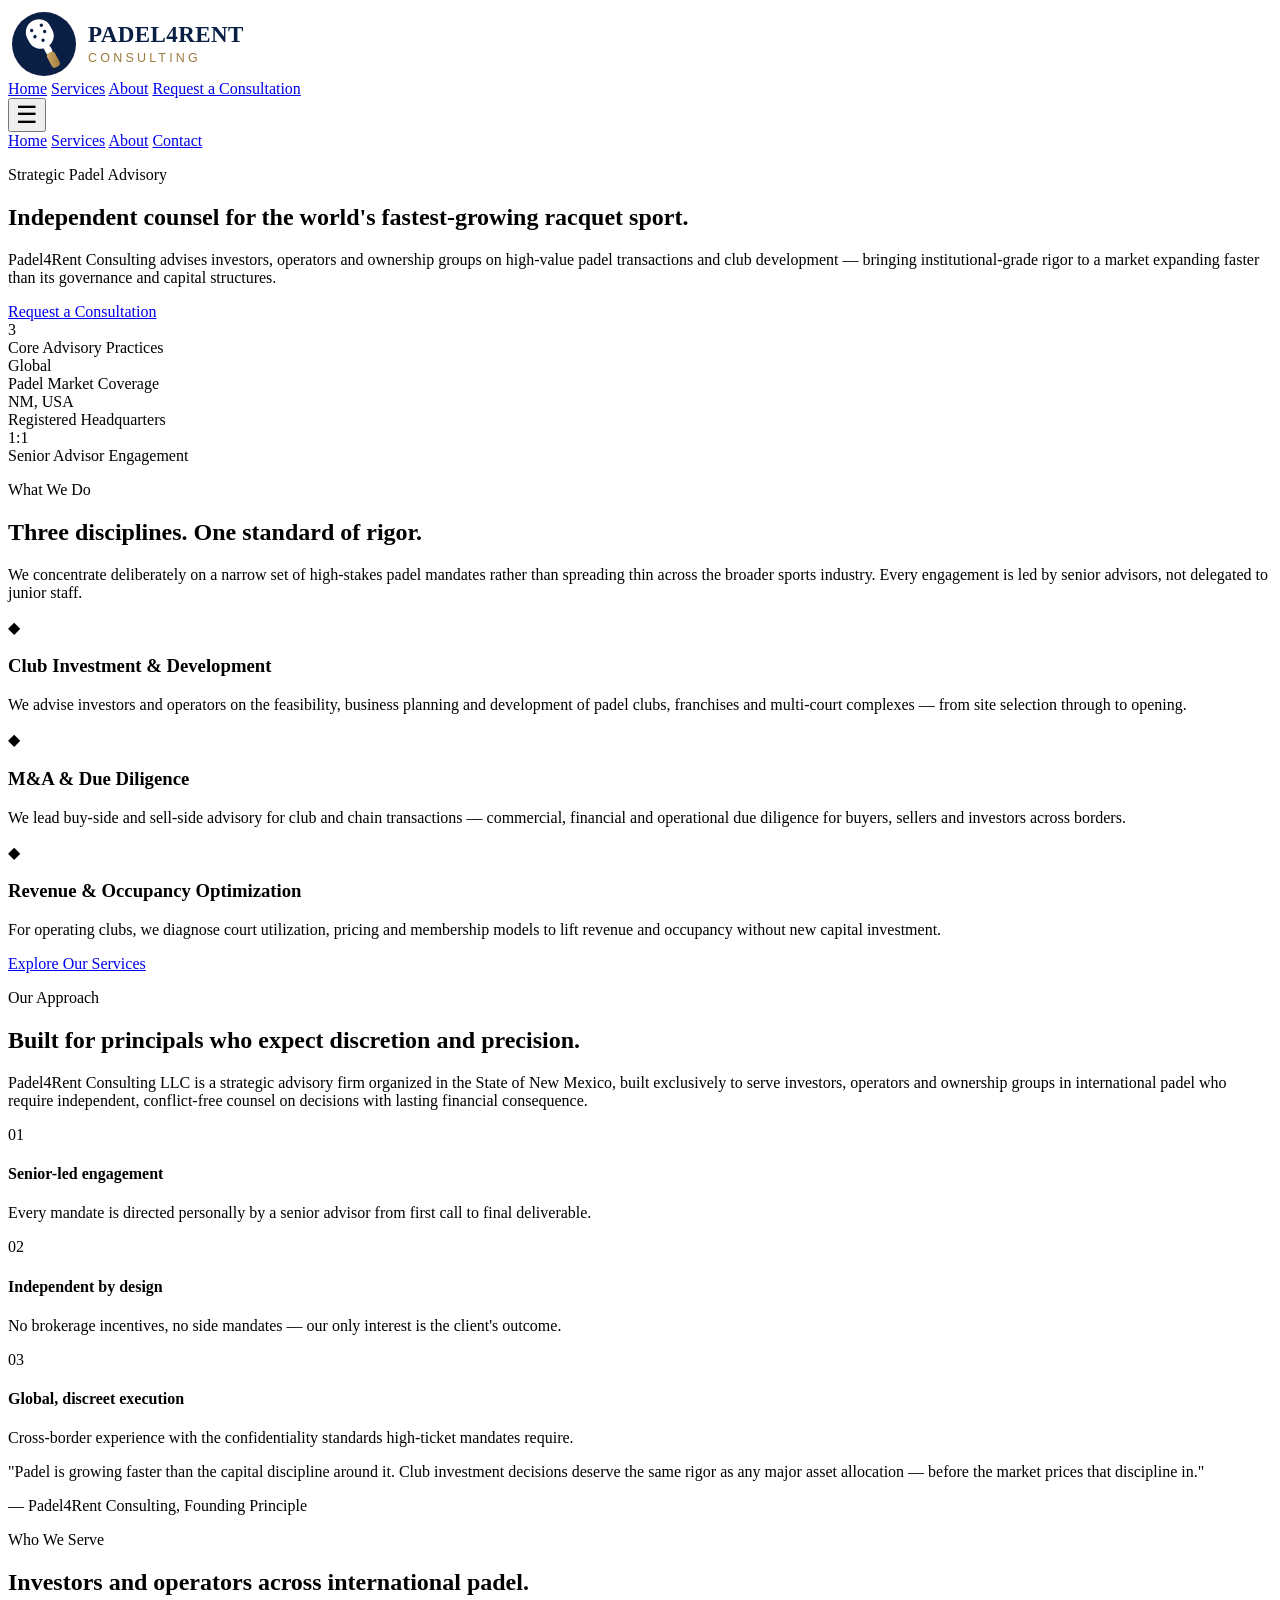
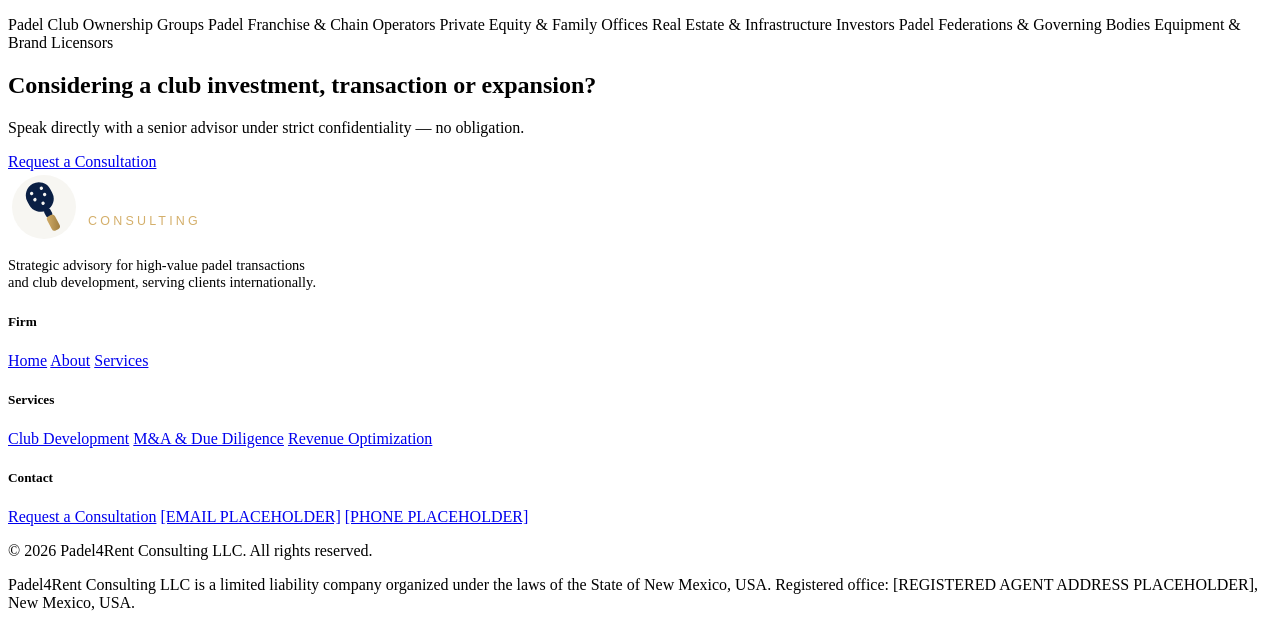
<file: index.html>
<!-- ============================================================
     PADEL4RENT CONSULTING — HOME
     Odoo Website Builder compatible fragment (no <html>/<head>/<body>)
     Requires: Bootstrap 5 (built into Odoo), assets/css/lp-style.css,
     assets/js/lp-script.js, assets/img/logo-padel4rent.svg
     ============================================================ -->
<div class="lp-root">

  <!-- ===================== HEADER ===================== -->
  <header class="lp-header">
    <div class="container d-flex align-items-center justify-content-between">
      <a href="index.html" class="d-flex align-items-center text-decoration-none">
        <img src="assets/img/logo-padel4rent.svg" alt="Padel4Rent Consulting" class="lp-logo-img">
      </a>
      <nav class="lp-nav d-none d-lg-flex align-items-center">
        <a href="index.html">Home</a>
        <a href="pages/services.html">Services</a>
        <a href="index.html#lp-about">About</a>
        <a href="pages/contact.html" class="lp-btn-primary rounded-1">Request a Consultation</a>
      </nav>
      <button class="lp-nav-toggle btn d-lg-none" type="button" aria-label="Toggle navigation">
        <span style="font-size:1.5rem;">&#9776;</span>
      </button>
    </div>
    <nav class="lp-nav-collapse d-lg-none container flex-column">
      <a href="index.html" class="d-block py-2">Home</a>
      <a href="pages/services.html" class="d-block py-2">Services</a>
      <a href="index.html#lp-about" class="d-block py-2">About</a>
      <a href="pages/contact.html" class="d-block py-2">Contact</a>
    </nav>
  </header>

  <!-- ===================== HERO ===================== -->
  <section class="lp-hero">
    <div class="container position-relative">
      <div class="row">
        <div class="col-lg-8">
          <p class="lp-eyebrow lp-hero-eyebrow mb-3">Strategic Padel Advisory</p>
          <h1>Independent counsel for the world's fastest-growing racquet sport.</h1>
          <p class="lp-lead">
            Padel4Rent Consulting advises investors, operators and ownership groups on
            high-value padel transactions and club development — bringing institutional-grade
            rigor to a market expanding faster than its governance and capital structures.
          </p>
          <div class="d-flex flex-wrap gap-3">
            <a href="pages/contact.html" class="lp-btn-gold">Request a Consultation</a>
            <a href="pages/services.html" class="lp-btn-outline" style="border-color:rgba(255,255,255,0.4); color:#fff !important;">Our Services</a>
          </div>
        </div>
      </div>
    </div>
  </section>

  <!-- ===================== STATS / POSITIONING STRIP ===================== -->
  <section class="lp-stats">
    <div class="container">
      <div class="row text-center g-4">
        <div class="col-6 col-md-3">
          <div class="lp-stat-num">3</div>
          <div class="lp-stat-label">Core Advisory Practices</div>
        </div>
        <div class="col-6 col-md-3">
          <div class="lp-stat-num">Global</div>
          <div class="lp-stat-label">Padel Market Coverage</div>
        </div>
        <div class="col-6 col-md-3">
          <div class="lp-stat-num">NM, USA</div>
          <div class="lp-stat-label">Registered Headquarters</div>
        </div>
        <div class="col-6 col-md-3">
          <div class="lp-stat-num">1:1</div>
          <div class="lp-stat-label">Senior Advisor Engagement</div>
        </div>
      </div>
    </div>
  </section>

  <!-- ===================== SERVICES OVERVIEW ===================== -->
  <section class="lp-section" id="lp-services">
    <div class="container">
      <div class="row mb-5">
        <div class="col-lg-7">
          <p class="lp-eyebrow">What We Do</p>
          <h2 class="lp-section-title">Three disciplines. One standard of rigor.</h2>
          <p class="lp-section-lead">
            We concentrate deliberately on a narrow set of high-stakes padel mandates rather than
            spreading thin across the broader sports industry. Every engagement is led by senior
            advisors, not delegated to junior staff.
          </p>
        </div>
      </div>
      <div class="row g-4">
        <div class="col-md-6 col-lg-4">
          <div class="lp-card lp-card-gold-bar">
            <div class="lp-card-icon">&#9670;</div>
            <h3>Club Investment &amp; Development</h3>
            <p>
              We advise investors and operators on the feasibility, business planning and
              development of padel clubs, franchises and multi-court complexes — from site
              selection through to opening.
            </p>
          </div>
        </div>
        <div class="col-md-6 col-lg-4">
          <div class="lp-card lp-card-gold-bar">
            <div class="lp-card-icon">&#9670;</div>
            <h3>M&amp;A &amp; Due Diligence</h3>
            <p>
              We lead buy-side and sell-side advisory for club and chain transactions — commercial,
              financial and operational due diligence for buyers, sellers and investors across
              borders.
            </p>
          </div>
        </div>
        <div class="col-md-6 col-lg-4">
          <div class="lp-card lp-card-gold-bar">
            <div class="lp-card-icon">&#9670;</div>
            <h3>Revenue &amp; Occupancy Optimization</h3>
            <p>
              For operating clubs, we diagnose court utilization, pricing and membership models to
              lift revenue and occupancy without new capital investment.
            </p>
          </div>
        </div>
      </div>
      <div class="text-center mt-5">
        <a href="pages/services.html" class="lp-btn-outline">Explore Our Services</a>
      </div>
    </div>
  </section>

  <!-- ===================== ABOUT / APPROACH ===================== -->
  <section class="lp-section lp-section-alt" id="lp-about">
    <div class="container">
      <div class="row align-items-center g-5">
        <div class="col-lg-6">
          <p class="lp-eyebrow">Our Approach</p>
          <h2 class="lp-section-title">Built for principals who expect discretion and precision.</h2>
          <p class="lp-section-lead mb-4">
            Padel4Rent Consulting LLC is a strategic advisory firm organized in the State of New Mexico,
            built exclusively to serve investors, operators and ownership groups in international padel
            who require independent, conflict-free counsel on decisions with lasting financial
            consequence.
          </p>
          <div class="lp-process-item">
            <div class="lp-process-num">01</div>
            <div>
              <h4>Senior-led engagement</h4>
              <p>Every mandate is directed personally by a senior advisor from first call to final deliverable.</p>
            </div>
          </div>
          <div class="lp-process-item">
            <div class="lp-process-num">02</div>
            <div>
              <h4>Independent by design</h4>
              <p>No brokerage incentives, no side mandates — our only interest is the client's outcome.</p>
            </div>
          </div>
          <div class="lp-process-item">
            <div class="lp-process-num">03</div>
            <div>
              <h4>Global, discreet execution</h4>
              <p>Cross-border experience with the confidentiality standards high-ticket mandates require.</p>
            </div>
          </div>
        </div>
        <div class="col-lg-6">
          <div class="lp-quote-block">
            <p>"Padel is growing faster than the capital discipline around it. Club investment decisions deserve the same rigor as any major asset allocation — before the market prices that discipline in."</p>
            <div class="lp-quote-cite">— Padel4Rent Consulting, Founding Principle</div>
          </div>
        </div>
      </div>
    </div>
  </section>

  <!-- ===================== INDUSTRIES ===================== -->
  <section class="lp-section">
    <div class="container">
      <p class="lp-eyebrow">Who We Serve</p>
      <h2 class="lp-section-title mb-4">Investors and operators across international padel.</h2>
      <div>
        <span class="lp-chip">Padel Club Ownership Groups</span>
        <span class="lp-chip">Padel Franchise &amp; Chain Operators</span>
        <span class="lp-chip">Private Equity &amp; Family Offices</span>
        <span class="lp-chip">Real Estate &amp; Infrastructure Investors</span>
        <span class="lp-chip">Padel Federations &amp; Governing Bodies</span>
        <span class="lp-chip">Equipment &amp; Brand Licensors</span>
      </div>
    </div>
  </section>

  <!-- ===================== CTA BAND ===================== -->
  <section class="lp-cta-band">
    <div class="container">
      <h2 class="mb-3">Considering a club investment, transaction or expansion?</h2>
      <p class="mb-4">Speak directly with a senior advisor under strict confidentiality — no obligation.</p>
      <a href="pages/contact.html" class="lp-btn-gold">Request a Consultation</a>
    </div>
  </section>

  <!-- ===================== FOOTER ===================== -->
  <footer class="lp-footer">
    <div class="container">
      <div class="row g-4">
        <div class="col-lg-4">
          <img src="assets/img/logo-padel4rent-light.svg" alt="Padel4Rent Consulting" class="lp-footer-logo">
          <p style="font-size:0.9rem; max-width:320px;">
            Strategic advisory for high-value padel transactions and club development, serving clients internationally.
          </p>
        </div>
        <div class="col-6 col-lg-2">
          <h5>Firm</h5>
          <a href="index.html">Home</a>
          <a href="index.html#lp-about">About</a>
          <a href="pages/services.html">Services</a>
        </div>
        <div class="col-6 col-lg-2">
          <h5>Services</h5>
          <a href="pages/services.html#lp-service-dev">Club Development</a>
          <a href="pages/services.html#lp-service-ma">M&amp;A &amp; Due Diligence</a>
          <a href="pages/services.html#lp-service-revenue">Revenue Optimization</a>
        </div>
        <div class="col-lg-4">
          <h5>Contact</h5>
          <a href="pages/contact.html">Request a Consultation</a>
          <a href="mailto:[EMAIL PLACEHOLDER]">[EMAIL PLACEHOLDER]</a>
          <a href="tel:[PHONE PLACEHOLDER]">[PHONE PLACEHOLDER]</a>
        </div>
      </div>
      <div class="lp-footer-legal">
        <p class="mb-1">&copy; <span id="lp_year"></span> Padel4Rent Consulting LLC. All rights reserved.</p>
        <p class="mb-0">Padel4Rent Consulting LLC is a limited liability company organized under the laws of the State of New Mexico, USA. Registered office: [REGISTERED AGENT ADDRESS PLACEHOLDER], New Mexico, USA.</p>
      </div>
    </div>
  </footer>
</div>

<script src="assets/js/lp-script.js"></script>
<script>
  document.getElementById("lp_year") && (document.getElementById("lp_year").textContent = new Date().getFullYear());
</script>
</file>
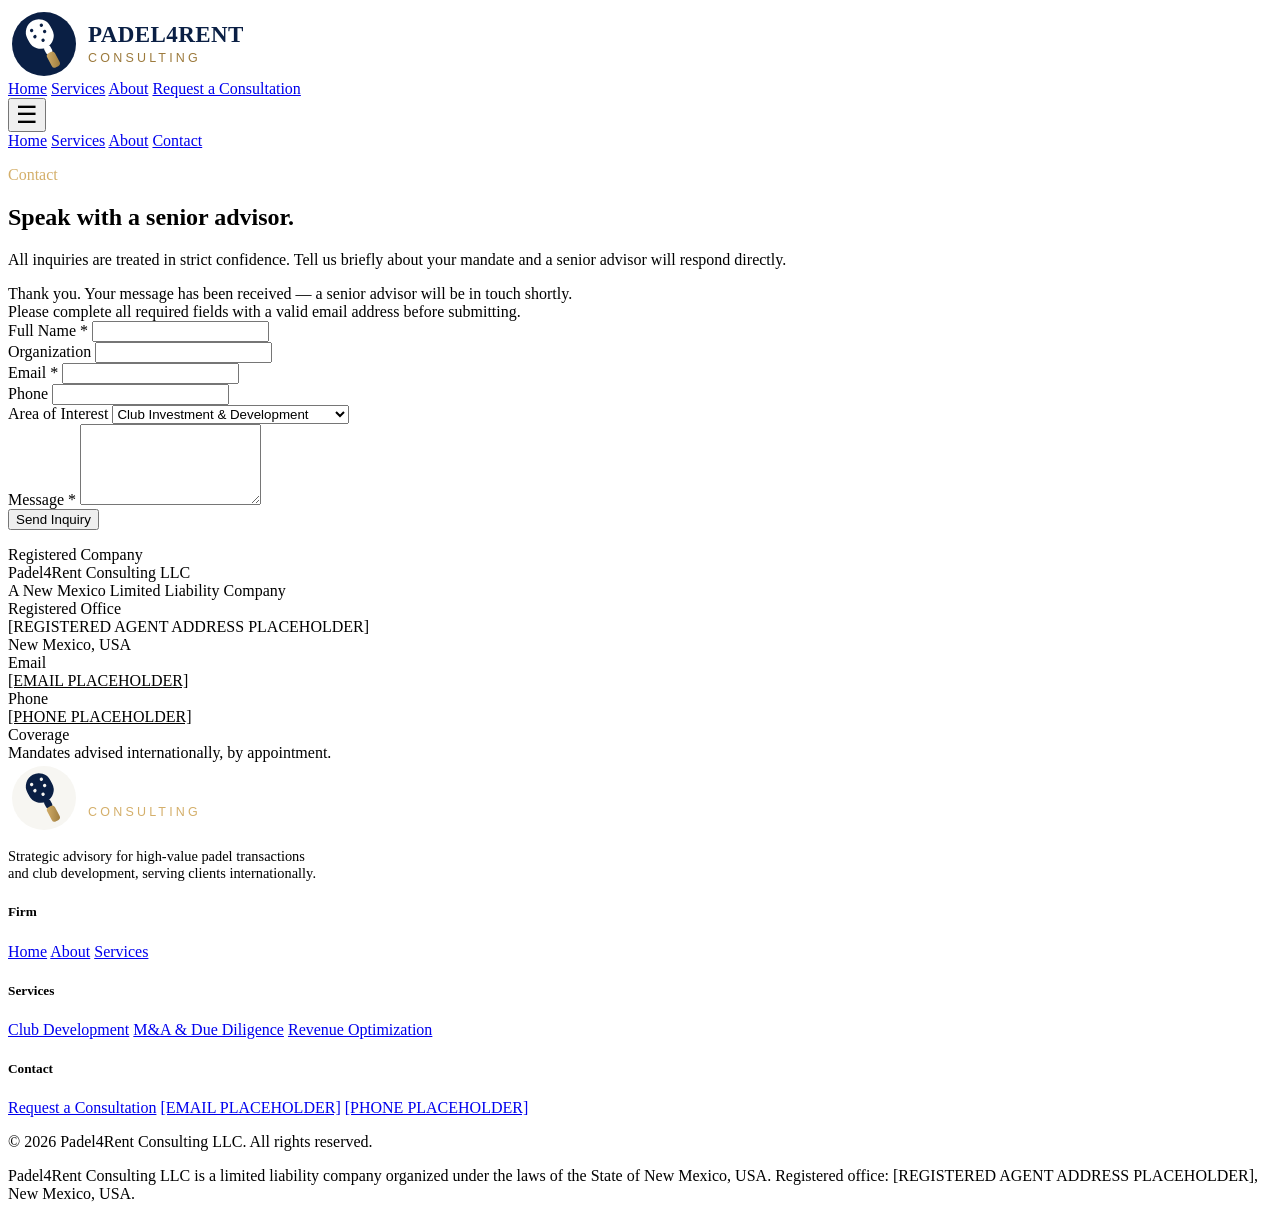
<file: pages/contact.html>
<!-- ============================================================
     PADEL4RENT CONSULTING — CONTACT
     Odoo Website Builder compatible fragment (no <html>/<head>/<body>)
     Requires: Bootstrap 5, ../assets/css/lp-style.css, ../assets/js/lp-script.js
     Note: adapt <form action="..."> to Odoo's mail form controller
     (e.g. /website/form/ + model) when embedding in Odoo Website Builder.
     ============================================================ -->
<div class="lp-root">

  <!-- ===================== HEADER ===================== -->
  <header class="lp-header">
    <div class="container d-flex align-items-center justify-content-between">
      <a href="../index.html" class="d-flex align-items-center text-decoration-none">
        <img src="../assets/img/logo-padel4rent.svg" alt="Padel4Rent Consulting" class="lp-logo-img">
      </a>
      <nav class="lp-nav d-none d-lg-flex align-items-center">
        <a href="../index.html">Home</a>
        <a href="services.html">Services</a>
        <a href="../index.html#lp-about">About</a>
        <a href="contact.html" class="lp-btn-primary rounded-1">Request a Consultation</a>
      </nav>
      <button class="lp-nav-toggle btn d-lg-none" type="button" aria-label="Toggle navigation">
        <span style="font-size:1.5rem;">&#9776;</span>
      </button>
    </div>
    <nav class="lp-nav-collapse d-lg-none container flex-column">
      <a href="../index.html" class="d-block py-2">Home</a>
      <a href="services.html" class="d-block py-2">Services</a>
      <a href="../index.html#lp-about" class="d-block py-2">About</a>
      <a href="contact.html" class="d-block py-2">Contact</a>
    </nav>
  </header>

  <!-- ===================== PAGE HERO ===================== -->
  <section class="lp-hero-page">
    <div class="container">
      <p class="lp-eyebrow" style="color:#D4AF6A;">Contact</p>
      <h1>Speak with a senior advisor.</h1>
      <p>
        All inquiries are treated in strict confidence. Tell us briefly about your mandate and a
        senior advisor will respond directly.
      </p>
    </div>
  </section>

  <!-- ===================== CONTACT FORM + DETAILS ===================== -->
  <section class="lp-section">
    <div class="container">
      <div class="row g-5">
        <div class="col-lg-7">
          <div id="lp_form_success" class="alert alert-success" role="alert">
            Thank you. Your message has been received — a senior advisor will be in touch shortly.
          </div>
          <div id="lp_form_error" class="alert alert-danger" role="alert">
            Please complete all required fields with a valid email address before submitting.
          </div>

          <!-- Odoo note: replace action with the site's /website/form/ endpoint
               and keep model_name as a data attribute per Odoo's form builder. -->
          <form id="lp_contact_form" action="#" method="post" class="row g-3" data-model_name="mail.mail">
            <div class="col-md-6">
              <label class="lp-form-label" for="lp_name">Full Name *</label>
              <input type="text" id="lp_name" name="name" class="form-control lp-form-control" required>
            </div>
            <div class="col-md-6">
              <label class="lp-form-label" for="lp_company">Organization</label>
              <input type="text" id="lp_company" name="company" class="form-control lp-form-control">
            </div>
            <div class="col-md-6">
              <label class="lp-form-label" for="lp_email">Email *</label>
              <input type="email" id="lp_email" name="email_from" class="form-control lp-form-control" required>
            </div>
            <div class="col-md-6">
              <label class="lp-form-label" for="lp_phone">Phone</label>
              <input type="tel" id="lp_phone" name="phone" class="form-control lp-form-control">
            </div>
            <div class="col-12">
              <label class="lp-form-label" for="lp_topic">Area of Interest</label>
              <select id="lp_topic" name="topic" class="form-select lp-form-control">
                <option value="dev">Club Investment &amp; Development</option>
                <option value="ma">M&amp;A &amp; Due Diligence</option>
                <option value="revenue">Revenue &amp; Occupancy Optimization</option>
                <option value="other">Other Inquiry</option>
              </select>
            </div>
            <div class="col-12">
              <label class="lp-form-label" for="lp_message">Message *</label>
              <textarea id="lp_message" name="description" rows="5" class="form-control lp-form-control" required></textarea>
            </div>
            <div class="col-12">
              <button type="submit" class="lp-btn-primary border-0">Send Inquiry</button>
            </div>
          </form>
        </div>

        <div class="col-lg-5">
          <div class="lp-contact-card">
            <div class="lp-contact-label">Registered Company</div>
            <div class="lp-contact-value">Padel4Rent Consulting LLC<br>A New Mexico Limited Liability Company</div>

            <div class="lp-contact-label">Registered Office</div>
            <div class="lp-contact-value">[REGISTERED AGENT ADDRESS PLACEHOLDER]<br>New Mexico, USA</div>

            <div class="lp-contact-label">Email</div>
            <div class="lp-contact-value"><a href="mailto:[EMAIL PLACEHOLDER]" style="color:var(--lp-navy);">[EMAIL PLACEHOLDER]</a></div>

            <div class="lp-contact-label">Phone</div>
            <div class="lp-contact-value"><a href="tel:[PHONE PLACEHOLDER]" style="color:var(--lp-navy);">[PHONE PLACEHOLDER]</a></div>

            <div class="lp-contact-label">Coverage</div>
            <div class="lp-contact-value mb-0">Mandates advised internationally, by appointment.</div>
          </div>
        </div>
      </div>
    </div>
  </section>

  <!-- ===================== FOOTER ===================== -->
  <footer class="lp-footer">
    <div class="container">
      <div class="row g-4">
        <div class="col-lg-4">
          <img src="../assets/img/logo-padel4rent-light.svg" alt="Padel4Rent Consulting" class="lp-footer-logo">
          <p style="font-size:0.9rem; max-width:320px;">
            Strategic advisory for high-value padel transactions and club development, serving clients internationally.
          </p>
        </div>
        <div class="col-6 col-lg-2">
          <h5>Firm</h5>
          <a href="../index.html">Home</a>
          <a href="../index.html#lp-about">About</a>
          <a href="services.html">Services</a>
        </div>
        <div class="col-6 col-lg-2">
          <h5>Services</h5>
          <a href="services.html#lp-service-dev">Club Development</a>
          <a href="services.html#lp-service-ma">M&amp;A &amp; Due Diligence</a>
          <a href="services.html#lp-service-revenue">Revenue Optimization</a>
        </div>
        <div class="col-lg-4">
          <h5>Contact</h5>
          <a href="contact.html">Request a Consultation</a>
          <a href="mailto:[EMAIL PLACEHOLDER]">[EMAIL PLACEHOLDER]</a>
          <a href="tel:[PHONE PLACEHOLDER]">[PHONE PLACEHOLDER]</a>
        </div>
      </div>
      <div class="lp-footer-legal">
        <p class="mb-1">&copy; <span id="lp_year"></span> Padel4Rent Consulting LLC. All rights reserved.</p>
        <p class="mb-0">Padel4Rent Consulting LLC is a limited liability company organized under the laws of the State of New Mexico, USA. Registered office: [REGISTERED AGENT ADDRESS PLACEHOLDER], New Mexico, USA.</p>
      </div>
    </div>
  </footer>
</div>

<script src="../assets/js/lp-script.js"></script>
<script>
  document.getElementById("lp_year") && (document.getElementById("lp_year").textContent = new Date().getFullYear());
</script>
</file>
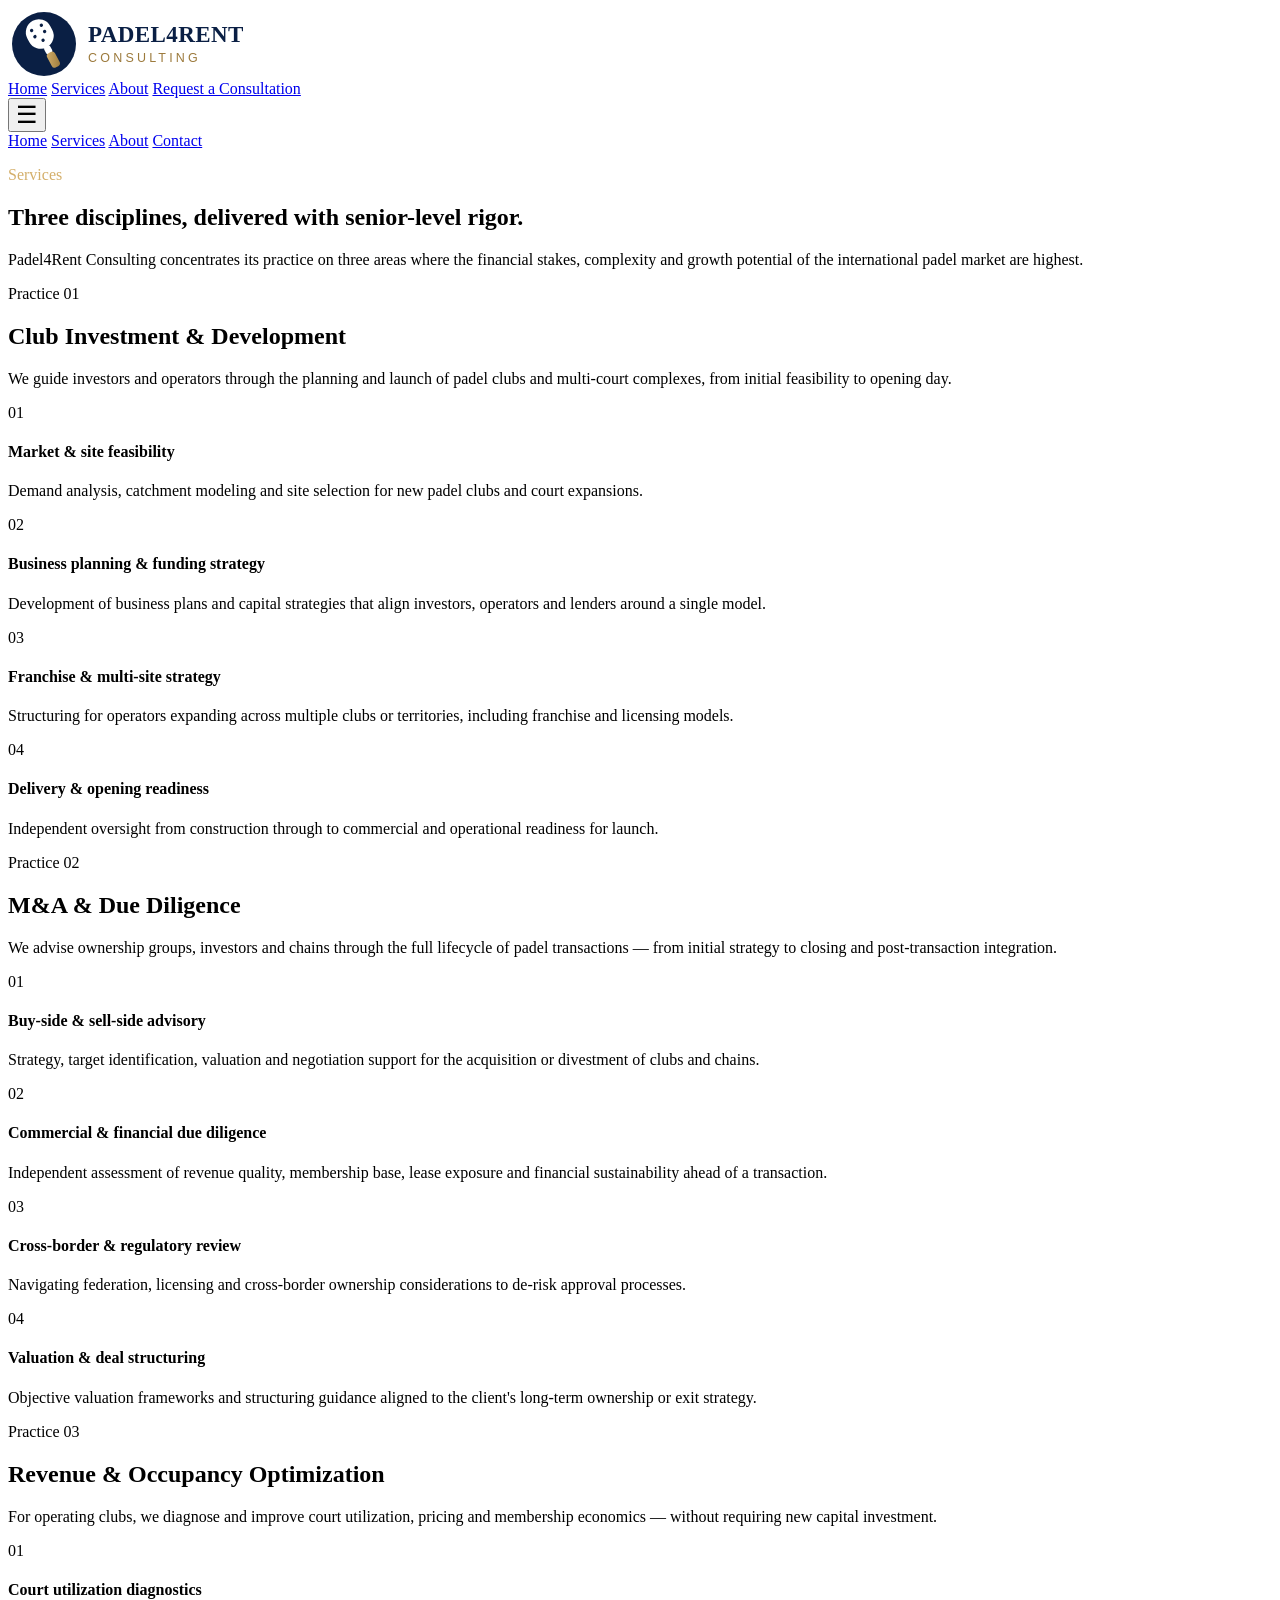
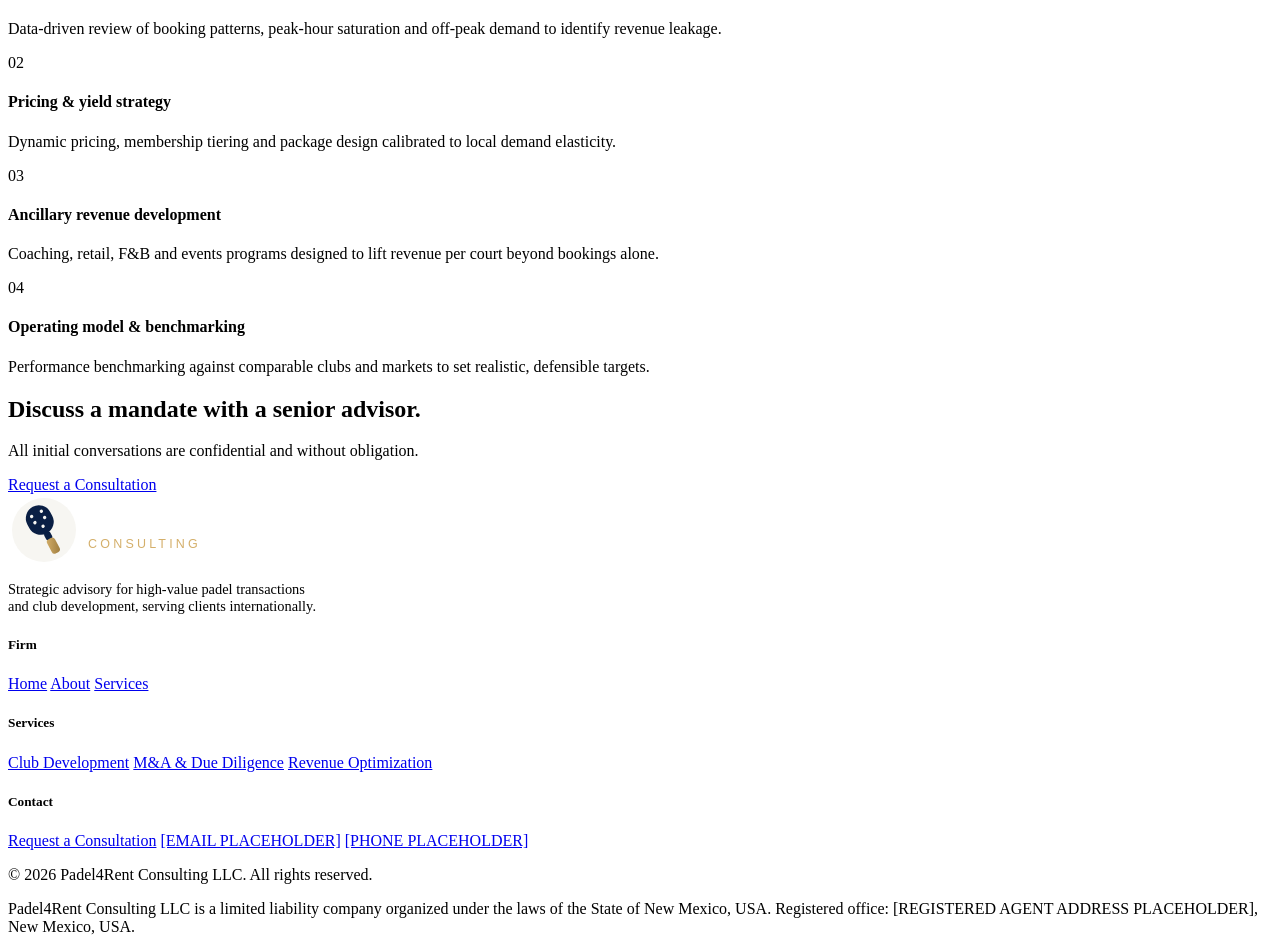
<file: pages/services.html>
<!-- ============================================================
     PADEL4RENT CONSULTING — SERVICES
     Odoo Website Builder compatible fragment (no <html>/<head>/<body>)
     Requires: Bootstrap 5, ../assets/css/lp-style.css, ../assets/js/lp-script.js
     ============================================================ -->
<div class="lp-root">

  <!-- ===================== HEADER ===================== -->
  <header class="lp-header">
    <div class="container d-flex align-items-center justify-content-between">
      <a href="../index.html" class="d-flex align-items-center text-decoration-none">
        <img src="../assets/img/logo-padel4rent.svg" alt="Padel4Rent Consulting" class="lp-logo-img">
      </a>
      <nav class="lp-nav d-none d-lg-flex align-items-center">
        <a href="../index.html">Home</a>
        <a href="services.html">Services</a>
        <a href="../index.html#lp-about">About</a>
        <a href="contact.html" class="lp-btn-primary rounded-1">Request a Consultation</a>
      </nav>
      <button class="lp-nav-toggle btn d-lg-none" type="button" aria-label="Toggle navigation">
        <span style="font-size:1.5rem;">&#9776;</span>
      </button>
    </div>
    <nav class="lp-nav-collapse d-lg-none container flex-column">
      <a href="../index.html" class="d-block py-2">Home</a>
      <a href="services.html" class="d-block py-2">Services</a>
      <a href="../index.html#lp-about" class="d-block py-2">About</a>
      <a href="contact.html" class="d-block py-2">Contact</a>
    </nav>
  </header>

  <!-- ===================== PAGE HERO ===================== -->
  <section class="lp-hero-page">
    <div class="container">
      <p class="lp-eyebrow" style="color:#D4AF6A;">Services</p>
      <h1>Three disciplines, delivered with senior-level rigor.</h1>
      <p>
        Padel4Rent Consulting concentrates its practice on three areas where the financial stakes,
        complexity and growth potential of the international padel market are highest.
      </p>
    </div>
  </section>

  <!-- ===================== SERVICE 1: CLUB INVESTMENT & DEVELOPMENT ===================== -->
  <section class="lp-section" id="lp-service-dev">
    <div class="container">
      <div class="row align-items-start g-5">
        <div class="col-lg-5">
          <p class="lp-eyebrow">Practice 01</p>
          <h2 class="lp-section-title">Club Investment &amp; Development</h2>
          <p class="lp-section-lead">
            We guide investors and operators through the planning and launch of padel clubs and
            multi-court complexes, from initial feasibility to opening day.
          </p>
        </div>
        <div class="col-lg-7">
          <div class="lp-process-item">
            <div class="lp-process-num">01</div>
            <div>
              <h4>Market &amp; site feasibility</h4>
              <p>Demand analysis, catchment modeling and site selection for new padel clubs and court expansions.</p>
            </div>
          </div>
          <div class="lp-process-item">
            <div class="lp-process-num">02</div>
            <div>
              <h4>Business planning &amp; funding strategy</h4>
              <p>Development of business plans and capital strategies that align investors, operators and lenders around a single model.</p>
            </div>
          </div>
          <div class="lp-process-item">
            <div class="lp-process-num">03</div>
            <div>
              <h4>Franchise &amp; multi-site strategy</h4>
              <p>Structuring for operators expanding across multiple clubs or territories, including franchise and licensing models.</p>
            </div>
          </div>
          <div class="lp-process-item">
            <div class="lp-process-num">04</div>
            <div>
              <h4>Delivery &amp; opening readiness</h4>
              <p>Independent oversight from construction through to commercial and operational readiness for launch.</p>
            </div>
          </div>
        </div>
      </div>
    </div>
  </section>

  <!-- ===================== SERVICE 2: M&A & DUE DILIGENCE ===================== -->
  <section class="lp-section lp-section-alt" id="lp-service-ma">
    <div class="container">
      <div class="row align-items-start g-5">
        <div class="col-lg-5">
          <p class="lp-eyebrow">Practice 02</p>
          <h2 class="lp-section-title">M&amp;A &amp; Due Diligence</h2>
          <p class="lp-section-lead">
            We advise ownership groups, investors and chains through the full lifecycle of padel
            transactions — from initial strategy to closing and post-transaction integration.
          </p>
        </div>
        <div class="col-lg-7">
          <div class="lp-process-item">
            <div class="lp-process-num">01</div>
            <div>
              <h4>Buy-side &amp; sell-side advisory</h4>
              <p>Strategy, target identification, valuation and negotiation support for the acquisition or divestment of clubs and chains.</p>
            </div>
          </div>
          <div class="lp-process-item">
            <div class="lp-process-num">02</div>
            <div>
              <h4>Commercial &amp; financial due diligence</h4>
              <p>Independent assessment of revenue quality, membership base, lease exposure and financial sustainability ahead of a transaction.</p>
            </div>
          </div>
          <div class="lp-process-item">
            <div class="lp-process-num">03</div>
            <div>
              <h4>Cross-border &amp; regulatory review</h4>
              <p>Navigating federation, licensing and cross-border ownership considerations to de-risk approval processes.</p>
            </div>
          </div>
          <div class="lp-process-item">
            <div class="lp-process-num">04</div>
            <div>
              <h4>Valuation &amp; deal structuring</h4>
              <p>Objective valuation frameworks and structuring guidance aligned to the client's long-term ownership or exit strategy.</p>
            </div>
          </div>
        </div>
      </div>
    </div>
  </section>

  <!-- ===================== SERVICE 3: REVENUE & OCCUPANCY OPTIMIZATION ===================== -->
  <section class="lp-section" id="lp-service-revenue">
    <div class="container">
      <div class="row align-items-start g-5">
        <div class="col-lg-5">
          <p class="lp-eyebrow">Practice 03</p>
          <h2 class="lp-section-title">Revenue &amp; Occupancy Optimization</h2>
          <p class="lp-section-lead">
            For operating clubs, we diagnose and improve court utilization, pricing and membership
            economics — without requiring new capital investment.
          </p>
        </div>
        <div class="col-lg-7">
          <div class="lp-process-item">
            <div class="lp-process-num">01</div>
            <div>
              <h4>Court utilization diagnostics</h4>
              <p>Data-driven review of booking patterns, peak-hour saturation and off-peak demand to identify revenue leakage.</p>
            </div>
          </div>
          <div class="lp-process-item">
            <div class="lp-process-num">02</div>
            <div>
              <h4>Pricing &amp; yield strategy</h4>
              <p>Dynamic pricing, membership tiering and package design calibrated to local demand elasticity.</p>
            </div>
          </div>
          <div class="lp-process-item">
            <div class="lp-process-num">03</div>
            <div>
              <h4>Ancillary revenue development</h4>
              <p>Coaching, retail, F&amp;B and events programs designed to lift revenue per court beyond bookings alone.</p>
            </div>
          </div>
          <div class="lp-process-item">
            <div class="lp-process-num">04</div>
            <div>
              <h4>Operating model &amp; benchmarking</h4>
              <p>Performance benchmarking against comparable clubs and markets to set realistic, defensible targets.</p>
            </div>
          </div>
        </div>
      </div>
    </div>
  </section>

  <!-- ===================== CTA BAND ===================== -->
  <section class="lp-cta-band">
    <div class="container">
      <h2 class="mb-3">Discuss a mandate with a senior advisor.</h2>
      <p class="mb-4">All initial conversations are confidential and without obligation.</p>
      <a href="contact.html" class="lp-btn-gold">Request a Consultation</a>
    </div>
  </section>

  <!-- ===================== FOOTER ===================== -->
  <footer class="lp-footer">
    <div class="container">
      <div class="row g-4">
        <div class="col-lg-4">
          <img src="../assets/img/logo-padel4rent-light.svg" alt="Padel4Rent Consulting" class="lp-footer-logo">
          <p style="font-size:0.9rem; max-width:320px;">
            Strategic advisory for high-value padel transactions and club development, serving clients internationally.
          </p>
        </div>
        <div class="col-6 col-lg-2">
          <h5>Firm</h5>
          <a href="../index.html">Home</a>
          <a href="../index.html#lp-about">About</a>
          <a href="services.html">Services</a>
        </div>
        <div class="col-6 col-lg-2">
          <h5>Services</h5>
          <a href="services.html#lp-service-dev">Club Development</a>
          <a href="services.html#lp-service-ma">M&amp;A &amp; Due Diligence</a>
          <a href="services.html#lp-service-revenue">Revenue Optimization</a>
        </div>
        <div class="col-lg-4">
          <h5>Contact</h5>
          <a href="contact.html">Request a Consultation</a>
          <a href="mailto:[EMAIL PLACEHOLDER]">[EMAIL PLACEHOLDER]</a>
          <a href="tel:[PHONE PLACEHOLDER]">[PHONE PLACEHOLDER]</a>
        </div>
      </div>
      <div class="lp-footer-legal">
        <p class="mb-1">&copy; <span id="lp_year"></span> Padel4Rent Consulting LLC. All rights reserved.</p>
        <p class="mb-0">Padel4Rent Consulting LLC is a limited liability company organized under the laws of the State of New Mexico, USA. Registered office: [REGISTERED AGENT ADDRESS PLACEHOLDER], New Mexico, USA.</p>
      </div>
    </div>
  </footer>
</div>

<script src="../assets/js/lp-script.js"></script>
<script>
  document.getElementById("lp_year") && (document.getElementById("lp_year").textContent = new Date().getFullYear());
</script>
</file>
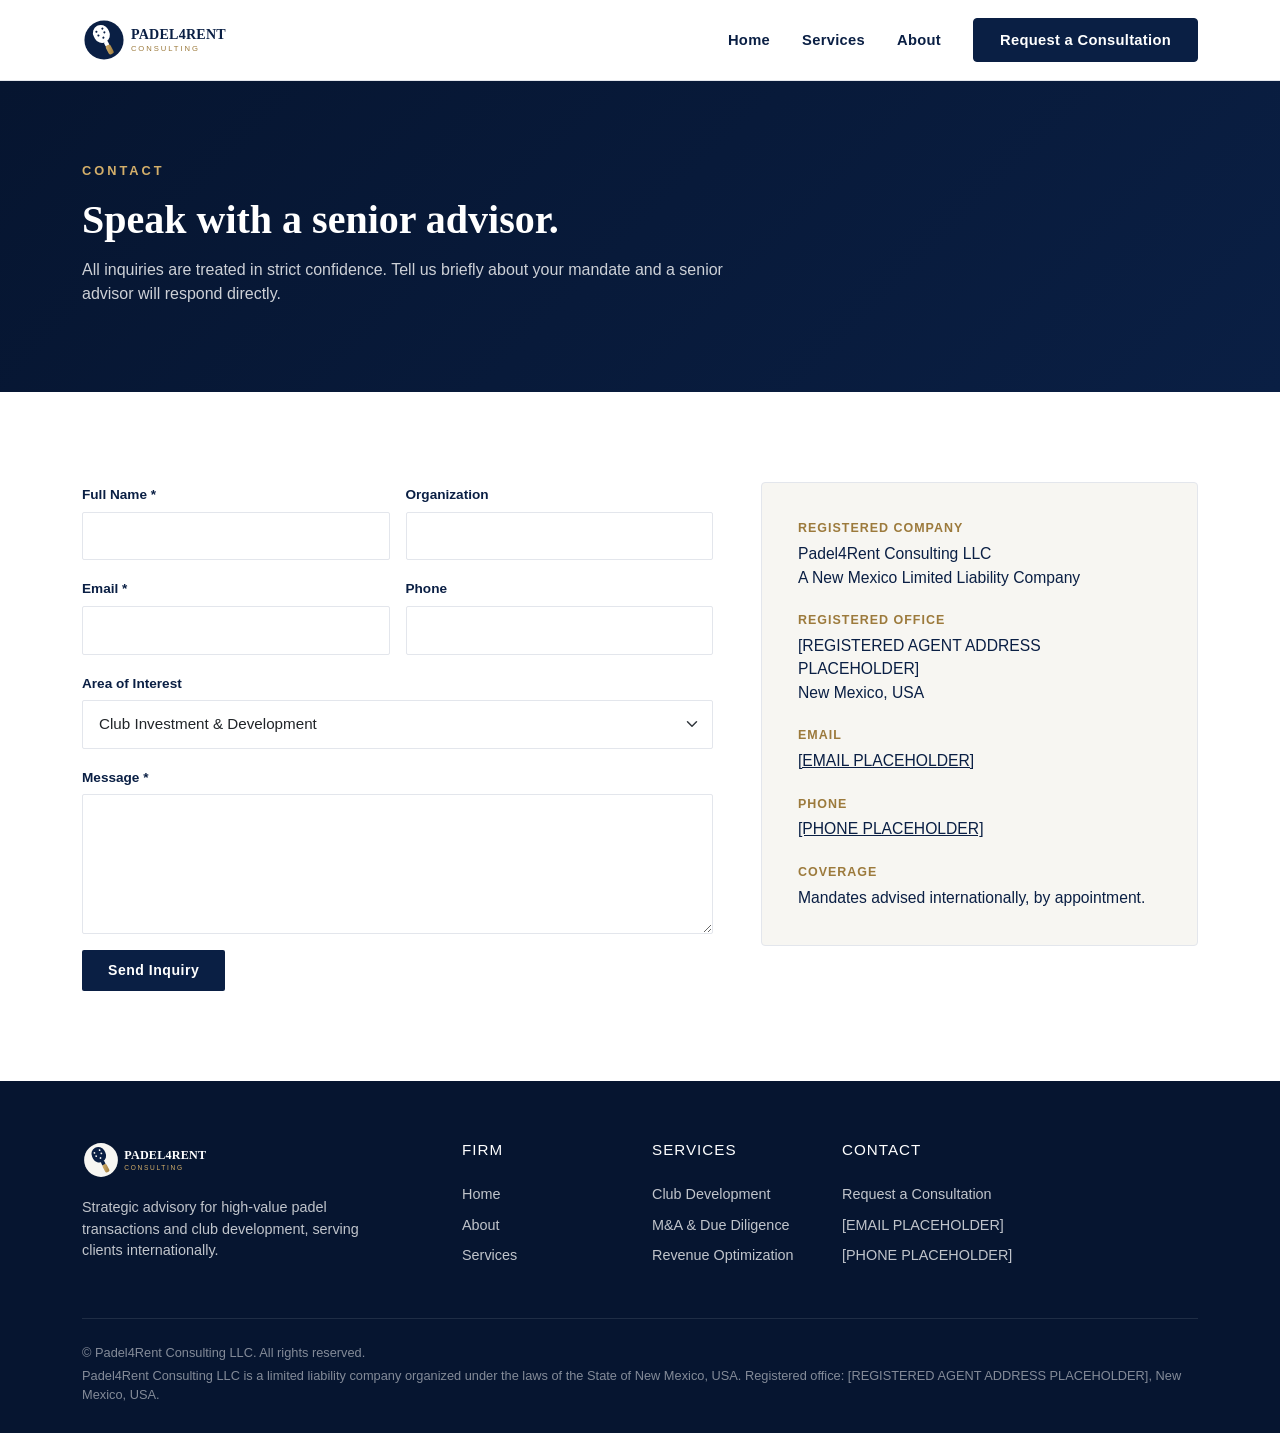
<file: preview/contact.html>
<!doctype html>
<html lang="en">
<head>
  <meta charset="utf-8">
  <meta name="viewport" content="width=device-width, initial-scale=1">
  <title>Preview — Padel4Rent Consulting (Contact)</title>
  <link rel="icon" href="../assets/img/favicon-padel4rent.svg" type="image/svg+xml">
  <link href="https://cdn.jsdelivr.net/npm/bootstrap@5.3.3/dist/css/bootstrap.min.css" rel="stylesheet">
  <link href="../assets/css/lp-style.css" rel="stylesheet">
</head>
<body>
  <div id="lp-preview-root">Loading preview…</div>

  <script>
    fetch("../pages/contact.html")
      .then(function (r) { return r.text(); })
      .then(function (html) {
        document.getElementById("lp-preview-root").outerHTML = html;
        var s = document.createElement("script");
        s.src = "../assets/js/lp-script.js";
        document.body.appendChild(s);
      })
      .catch(function (err) {
        document.getElementById("lp-preview-root").textContent =
          "Could not load ../pages/contact.html — make sure you are running this via a local server (see README), not by double-clicking the file.";
        console.error(err);
      });
  </script>
</body>
</html>
</file>
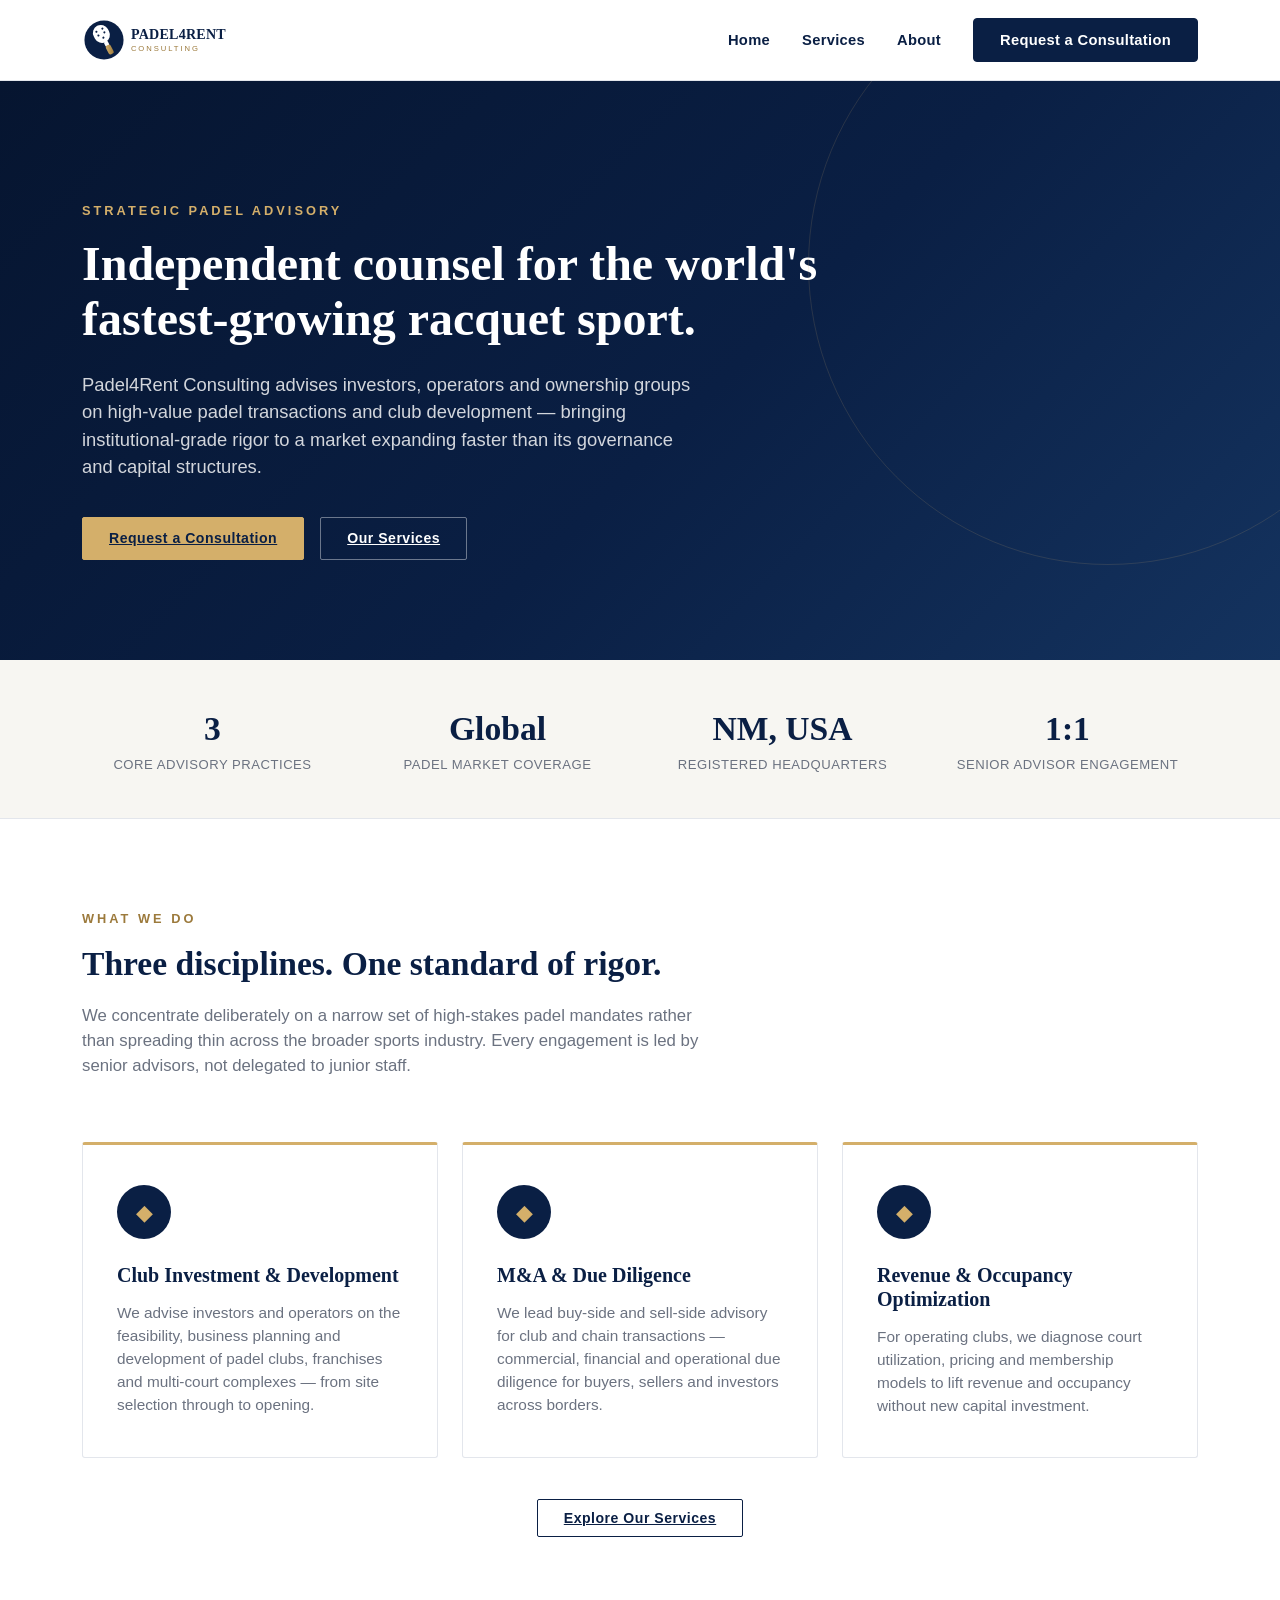
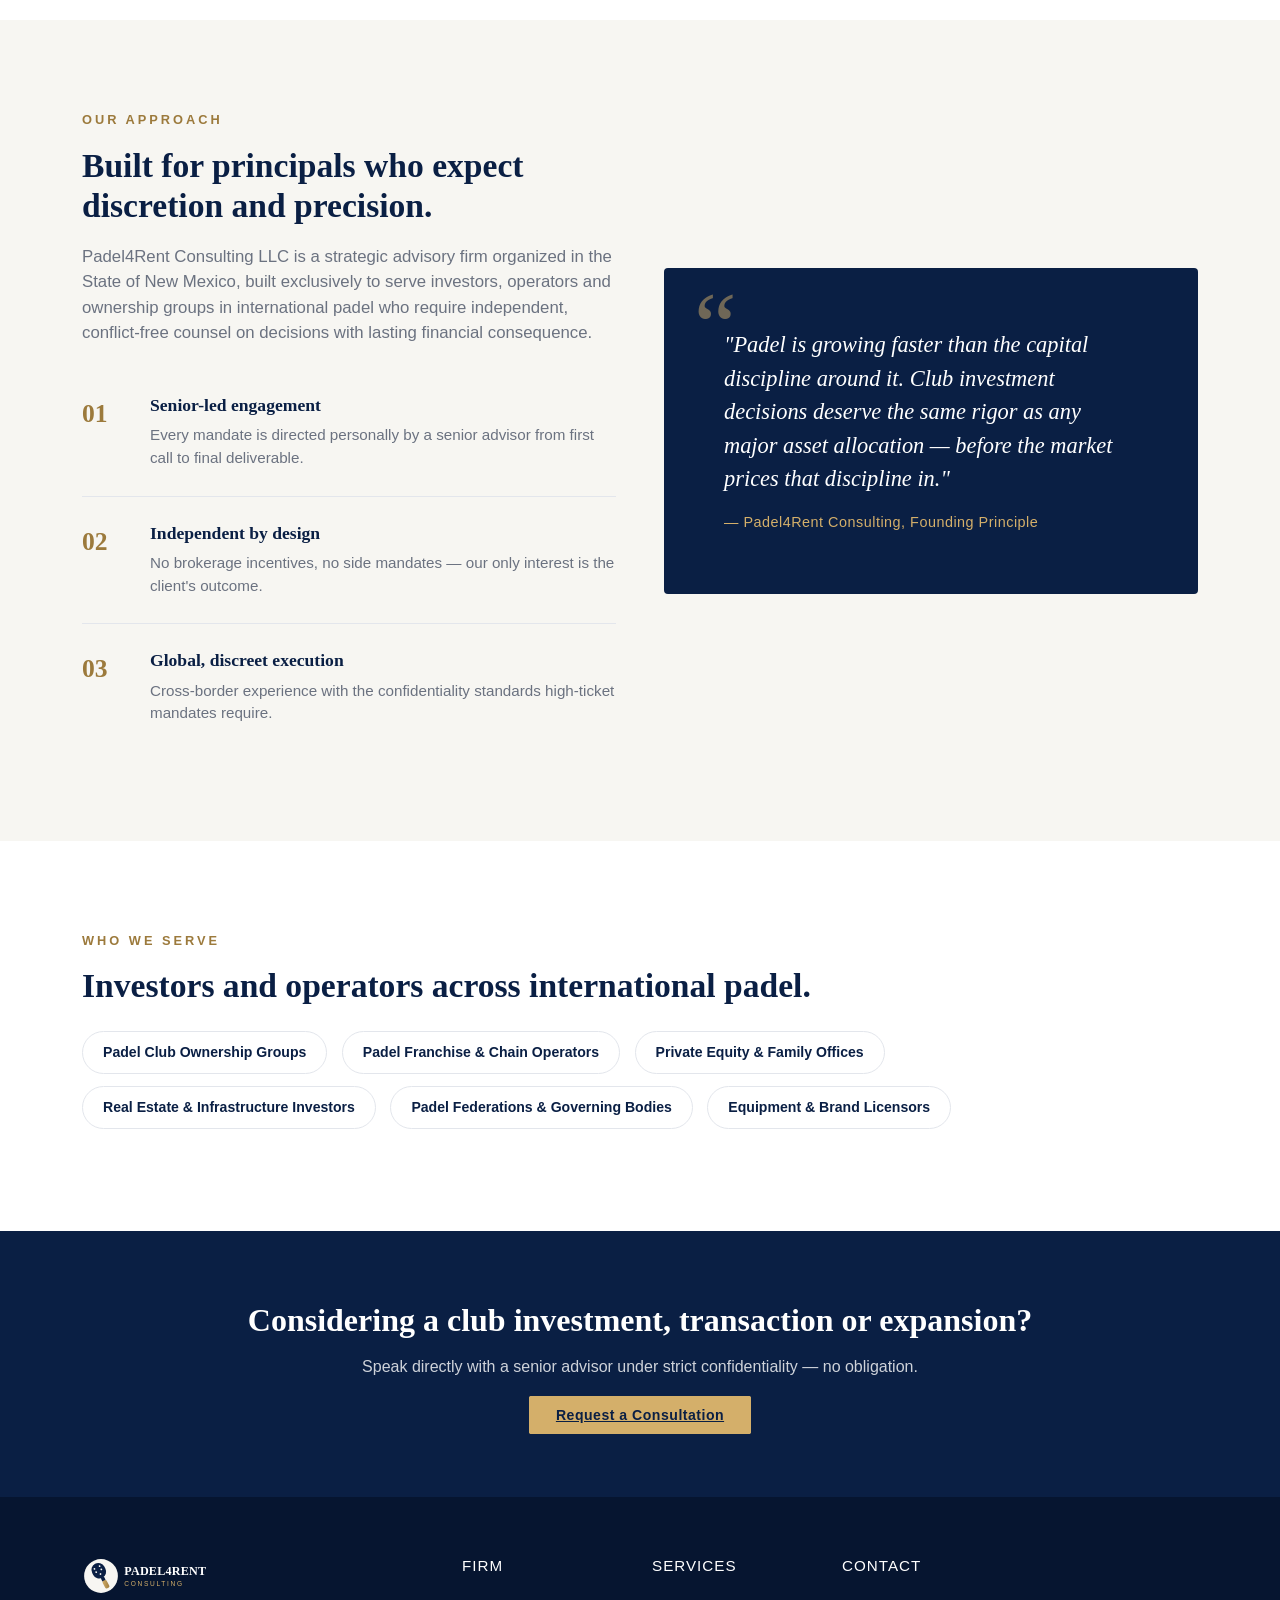
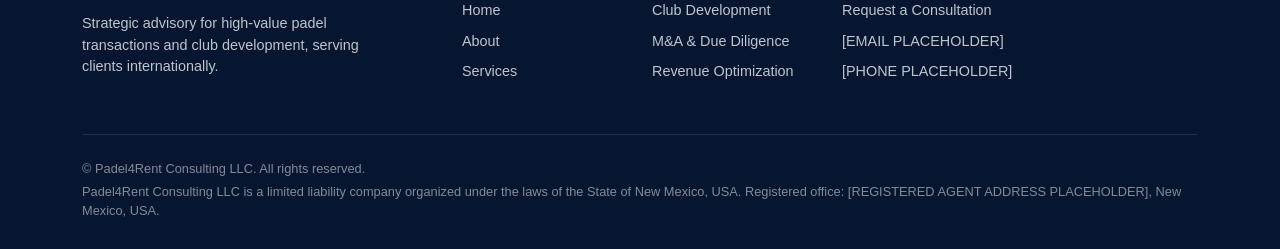
<file: preview/home.html>
<!doctype html>
<html lang="en">
<head>
  <meta charset="utf-8">
  <meta name="viewport" content="width=device-width, initial-scale=1">
  <title>Preview — Padel4Rent Consulting (Home)</title>
  <!-- index.html's own asset paths assume they live at the project root (no ../
       prefix), so this <base> makes every relative URL in the injected fragment
       resolve correctly even though this preview file lives one folder deeper. -->
  <base href="../">
  <link rel="icon" href="assets/img/favicon-padel4rent.svg" type="image/svg+xml">
  <link href="https://cdn.jsdelivr.net/npm/bootstrap@5.3.3/dist/css/bootstrap.min.css" rel="stylesheet">
  <link href="assets/css/lp-style.css" rel="stylesheet">
</head>
<body>
  <div id="lp-preview-root">Loading preview…</div>

  <script>
    // Local-preview-only loader: fetches the real fragment (../index.html)
    // and injects it here so the preview always matches production content.
    // Requires a local HTTP server (fetch() is blocked on file:// in most browsers).
    fetch("index.html")
      .then(function (r) { return r.text(); })
      .then(function (html) {
        document.getElementById("lp-preview-root").outerHTML = html;
        // The fragment's own <script src="assets/js/lp-script.js"> tag doesn't
        // execute via outerHTML injection, so load it again here explicitly.
        var s = document.createElement("script");
        s.src = "assets/js/lp-script.js";
        document.body.appendChild(s);
      })
      .catch(function (err) {
        document.getElementById("lp-preview-root").textContent =
          "Could not load index.html — make sure you are running this via a local server (see README), not by double-clicking the file.";
        console.error(err);
      });
  </script>
</body>
</html>
</file>
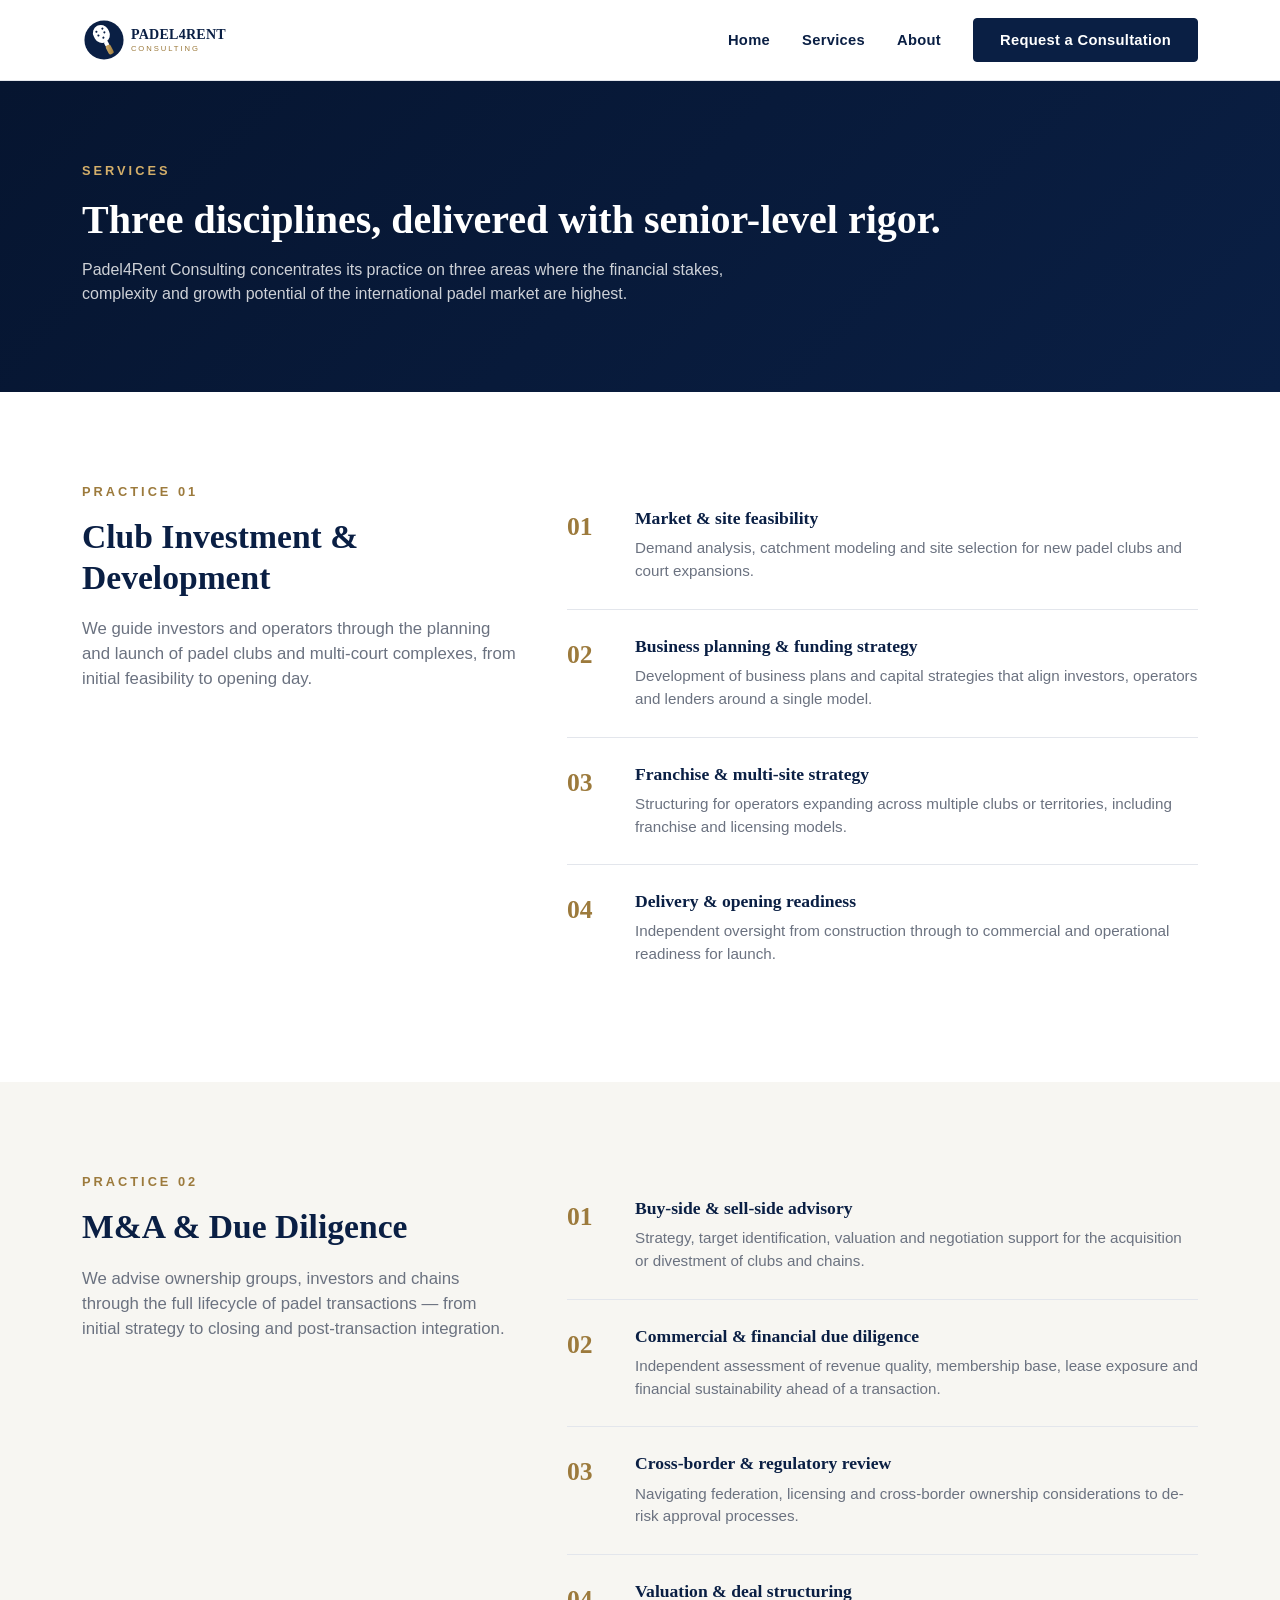
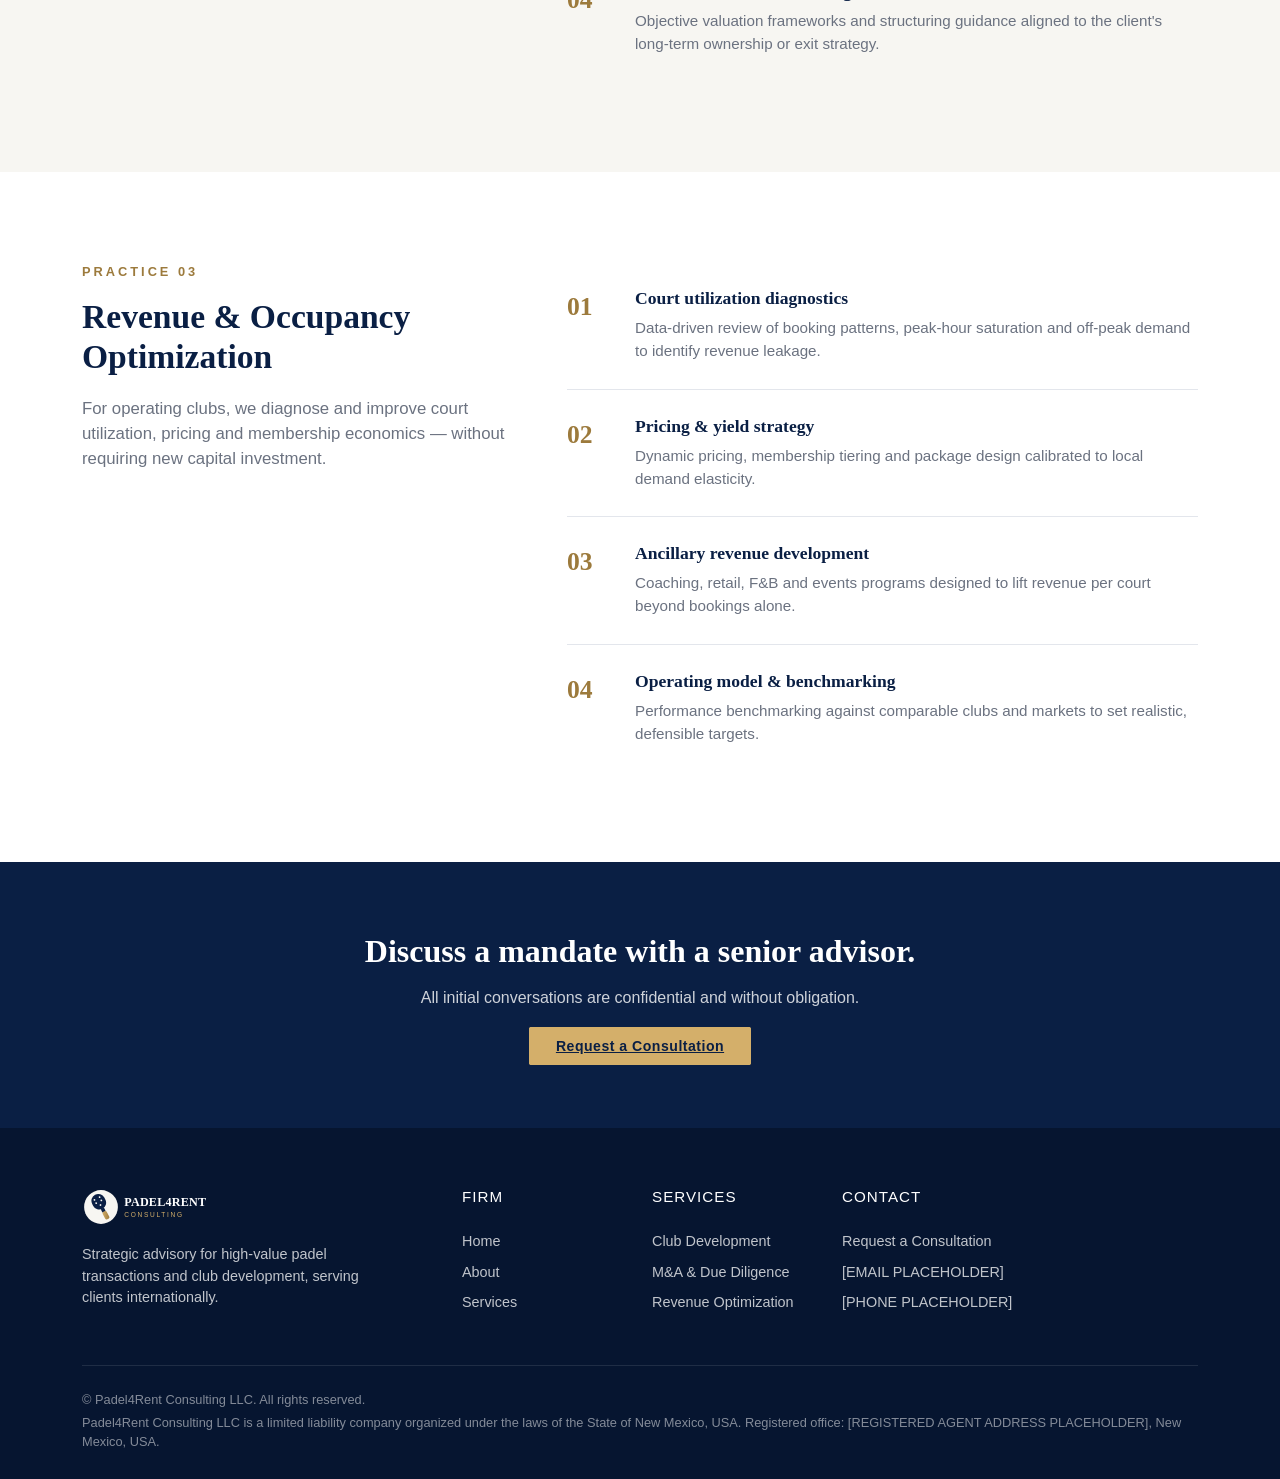
<file: preview/services.html>
<!doctype html>
<html lang="en">
<head>
  <meta charset="utf-8">
  <meta name="viewport" content="width=device-width, initial-scale=1">
  <title>Preview — Padel4Rent Consulting (Services)</title>
  <link rel="icon" href="../assets/img/favicon-padel4rent.svg" type="image/svg+xml">
  <link href="https://cdn.jsdelivr.net/npm/bootstrap@5.3.3/dist/css/bootstrap.min.css" rel="stylesheet">
  <link href="../assets/css/lp-style.css" rel="stylesheet">
</head>
<body>
  <div id="lp-preview-root">Loading preview…</div>

  <script>
    fetch("../pages/services.html")
      .then(function (r) { return r.text(); })
      .then(function (html) {
        document.getElementById("lp-preview-root").outerHTML = html;
        var s = document.createElement("script");
        s.src = "../assets/js/lp-script.js";
        document.body.appendChild(s);
      })
      .catch(function (err) {
        document.getElementById("lp-preview-root").textContent =
          "Could not load ../pages/services.html — make sure you are running this via a local server (see README), not by double-clicking the file.";
        console.error(err);
      });
  </script>
</body>
</html>
</file>
<file: assets/css/lp-style.css>
/* Padel4Rent Consulting — shared landing page styles
   Prefix: lp- | Built on Bootstrap 5 | Compatible with Odoo Website Builder */

:root{
  --lp-navy: #0A1F44;
  --lp-navy-dark: #061530;
  --lp-navy-light: #14335F;
  --lp-blue-steel: #3D5A8A;
  --lp-gold: #D4AF6A;
  --lp-gold-dark: #9C7A3C;
  --lp-ivory: #F7F6F2;
  --lp-grey: #6B7280;
  --lp-border: #E3E6EC;
}

.lp-root{
  font-family: 'Helvetica Neue', Arial, sans-serif;
  color: var(--lp-navy);
  background: #FFFFFF;
}

.lp-root h1, .lp-root h2, .lp-root h3, .lp-root h4{
  font-family: Georgia, 'Times New Roman', serif;
  font-weight: 700;
  color: var(--lp-navy);
}

.lp-eyebrow{
  font-size: 0.8rem;
  letter-spacing: 3px;
  text-transform: uppercase;
  color: var(--lp-gold-dark);
  font-weight: 600;
}

/* ---------- Header ---------- */
.lp-header{
  background: #FFFFFF;
  border-bottom: 1px solid var(--lp-border);
  padding: 18px 0;
}
.lp-logo-img{ height: 44px; }
.lp-nav a{
  color: var(--lp-navy);
  font-size: 0.92rem;
  font-weight: 600;
  letter-spacing: 0.3px;
  text-decoration: none;
  margin-left: 32px;
}
.lp-nav a:hover{ color: var(--lp-gold-dark); }
.lp-btn-primary{
  background: var(--lp-navy);
  color: #fff !important;
  border: 1px solid var(--lp-navy);
  padding: 10px 26px;
  font-size: 0.88rem;
  font-weight: 600;
  letter-spacing: 0.5px;
  border-radius: 2px;
  transition: all .2s ease;
}
.lp-btn-primary:hover{
  background: var(--lp-gold-dark);
  border-color: var(--lp-gold-dark);
  color: #fff;
}
.lp-btn-outline{
  background: transparent;
  color: var(--lp-navy) !important;
  border: 1px solid var(--lp-navy);
  padding: 10px 26px;
  font-size: 0.88rem;
  font-weight: 600;
  letter-spacing: 0.5px;
  border-radius: 2px;
  transition: all .2s ease;
}
.lp-btn-outline:hover{
  background: var(--lp-navy);
  color: #fff !important;
}
.lp-btn-gold{
  background: var(--lp-gold);
  color: var(--lp-navy) !important;
  border: 1px solid var(--lp-gold);
  padding: 10px 26px;
  font-size: 0.88rem;
  font-weight: 700;
  letter-spacing: 0.5px;
  border-radius: 2px;
  transition: all .2s ease;
}
.lp-btn-gold:hover{
  background: var(--lp-gold-dark);
  border-color: var(--lp-gold-dark);
  color: #fff !important;
}

/* ---------- Hero ---------- */
.lp-hero{
  background: linear-gradient(135deg, var(--lp-navy-dark) 0%, var(--lp-navy) 55%, var(--lp-navy-light) 100%);
  color: #fff;
  padding: 120px 0 100px;
  position: relative;
  overflow: hidden;
}
.lp-hero::after{
  content:"";
  position:absolute;
  right:-10%;
  top:-20%;
  width:600px;
  height:600px;
  border:1px solid rgba(212,175,106,0.15);
  border-radius:50%;
}
.lp-hero h1{
  color:#fff;
  font-size: 3rem;
  line-height:1.15;
  margin-bottom: 24px;
}
.lp-hero p.lp-lead{
  color: rgba(255,255,255,0.82);
  font-size: 1.15rem;
  max-width: 620px;
  margin-bottom: 36px;
}
.lp-hero-eyebrow{
  color: var(--lp-gold);
}
.lp-hero-page{
  background: linear-gradient(135deg, var(--lp-navy-dark) 0%, var(--lp-navy) 100%);
  color:#fff;
  padding: 80px 0 70px;
}
.lp-hero-page h1{ color:#fff; margin-bottom: 14px; }
.lp-hero-page p{ color: rgba(255,255,255,0.8); max-width: 680px; }

/* ---------- Stats strip ---------- */
.lp-stats{
  background: var(--lp-ivory);
  border-bottom: 1px solid var(--lp-border);
  padding: 44px 0;
}
.lp-stat-num{
  font-family: Georgia, serif;
  font-size: 2.1rem;
  font-weight:700;
  color: var(--lp-navy);
}
.lp-stat-label{
  font-size: 0.82rem;
  color: var(--lp-grey);
  letter-spacing: 0.5px;
  text-transform: uppercase;
}

/* ---------- Sections ---------- */
.lp-section{ padding: 90px 0; }
.lp-section-alt{ background: var(--lp-ivory); }
.lp-section-title{
  font-size: 2.1rem;
  margin-bottom: 18px;
}
.lp-section-lead{
  color: var(--lp-grey);
  font-size: 1.05rem;
  max-width: 700px;
}

/* ---------- Service cards ---------- */
.lp-card{
  background: #fff;
  border: 1px solid var(--lp-border);
  border-radius: 3px;
  padding: 40px 34px;
  height: 100%;
  transition: box-shadow .25s ease, transform .25s ease;
}
.lp-card:hover{
  box-shadow: 0 20px 40px rgba(10,31,68,0.08);
  transform: translateY(-4px);
}
.lp-card-icon{
  width: 54px;
  height: 54px;
  border-radius: 50%;
  background: var(--lp-navy);
  display:flex;
  align-items:center;
  justify-content:center;
  margin-bottom: 24px;
  color: var(--lp-gold);
  font-size: 1.4rem;
}
.lp-card h3{ font-size: 1.25rem; margin-bottom: 14px; }
.lp-card p{ color: var(--lp-grey); font-size: 0.96rem; margin-bottom: 0; }

.lp-card-gold-bar{
  border-top: 3px solid var(--lp-gold);
}

/* ---------- Numbered process list ---------- */
.lp-process-item{
  display:flex;
  gap: 22px;
  padding: 26px 0;
  border-bottom: 1px solid var(--lp-border);
}
.lp-process-item:last-child{ border-bottom:none; }
.lp-process-num{
  font-family: Georgia, serif;
  font-size: 1.6rem;
  font-weight:700;
  color: var(--lp-gold-dark);
  min-width: 46px;
}
.lp-process-item h4{ margin-bottom: 8px; font-size:1.1rem; }
.lp-process-item p{ color: var(--lp-grey); margin-bottom:0; font-size:0.95rem; }

/* ---------- Industries chips ---------- */
.lp-chip{
  display:inline-block;
  border: 1px solid var(--lp-border);
  background:#fff;
  padding: 10px 20px;
  border-radius: 30px;
  font-size: 0.88rem;
  font-weight: 600;
  color: var(--lp-navy);
  margin: 0 10px 12px 0;
}

/* ---------- Quote / value block ---------- */
.lp-quote-block{
  background: var(--lp-navy);
  color:#fff;
  border-radius: 4px;
  padding: 60px;
  position: relative;
}
.lp-quote-block::before{
  content:"\201C";
  font-family: Georgia, serif;
  font-size: 6rem;
  color: var(--lp-gold);
  position:absolute;
  top: 10px;
  left: 30px;
  opacity: 0.5;
  line-height:1;
}
.lp-quote-block p{
  font-family: Georgia, serif;
  font-size: 1.4rem;
  font-style: italic;
  line-height:1.5;
  position: relative;
  z-index: 1;
}
.lp-quote-cite{
  font-family: 'Helvetica Neue', Arial, sans-serif;
  font-style: normal;
  color: var(--lp-gold);
  font-size: 0.9rem;
  letter-spacing: 0.5px;
}

/* ---------- CTA band ---------- */
.lp-cta-band{
  background: var(--lp-navy);
  color:#fff;
  padding: 70px 0;
  text-align:center;
}
.lp-cta-band h2{ color:#fff; }
.lp-cta-band p{ color: rgba(255,255,255,0.8); }

/* ---------- Contact ---------- */
.lp-contact-card{
  background: var(--lp-ivory);
  border: 1px solid var(--lp-border);
  border-radius: 4px;
  padding: 36px;
}
.lp-contact-label{
  font-size: 0.78rem;
  letter-spacing: 1px;
  text-transform: uppercase;
  color: var(--lp-gold-dark);
  font-weight: 700;
  margin-bottom: 4px;
}
.lp-contact-value{
  color: var(--lp-navy);
  margin-bottom: 22px;
  font-size: 0.98rem;
}
.lp-form-control{
  border: 1px solid var(--lp-border);
  border-radius: 2px;
  padding: 12px 16px;
  font-size: 0.95rem;
}
.lp-form-control:focus{
  border-color: var(--lp-navy);
  box-shadow: 0 0 0 0.15rem rgba(10,31,68,0.1);
}
.lp-form-label{
  font-size: 0.85rem;
  font-weight: 600;
  color: var(--lp-navy);
  margin-bottom: 6px;
}
#lp_form_success{ display:none; }
#lp_form_error{ display:none; }

/* ---------- Footer ---------- */
.lp-footer{
  background: var(--lp-navy-dark);
  color: rgba(255,255,255,0.75);
  padding: 60px 0 28px;
}
.lp-footer h5{
  color:#fff;
  font-family:'Helvetica Neue', Arial, sans-serif;
  font-size: 0.95rem;
  letter-spacing: 1px;
  text-transform: uppercase;
  margin-bottom: 20px;
}
.lp-footer a{
  color: rgba(255,255,255,0.75);
  text-decoration:none;
  font-size: 0.9rem;
  line-height: 2.1;
  display:block;
}
.lp-footer a:hover{ color: var(--lp-gold); }
.lp-footer-legal{
  border-top: 1px solid rgba(255,255,255,0.1);
  margin-top: 40px;
  padding-top: 24px;
  font-size: 0.8rem;
  color: rgba(255,255,255,0.5);
}
.lp-footer-logo{ height: 38px; margin-bottom: 18px; }

@media (max-width: 991px){
  .lp-hero{ padding: 90px 0 70px; }
  .lp-hero h1{ font-size: 2.2rem; }
  .lp-section{ padding: 60px 0; }
  .lp-quote-block{ padding: 40px 30px; }
}
</file>
